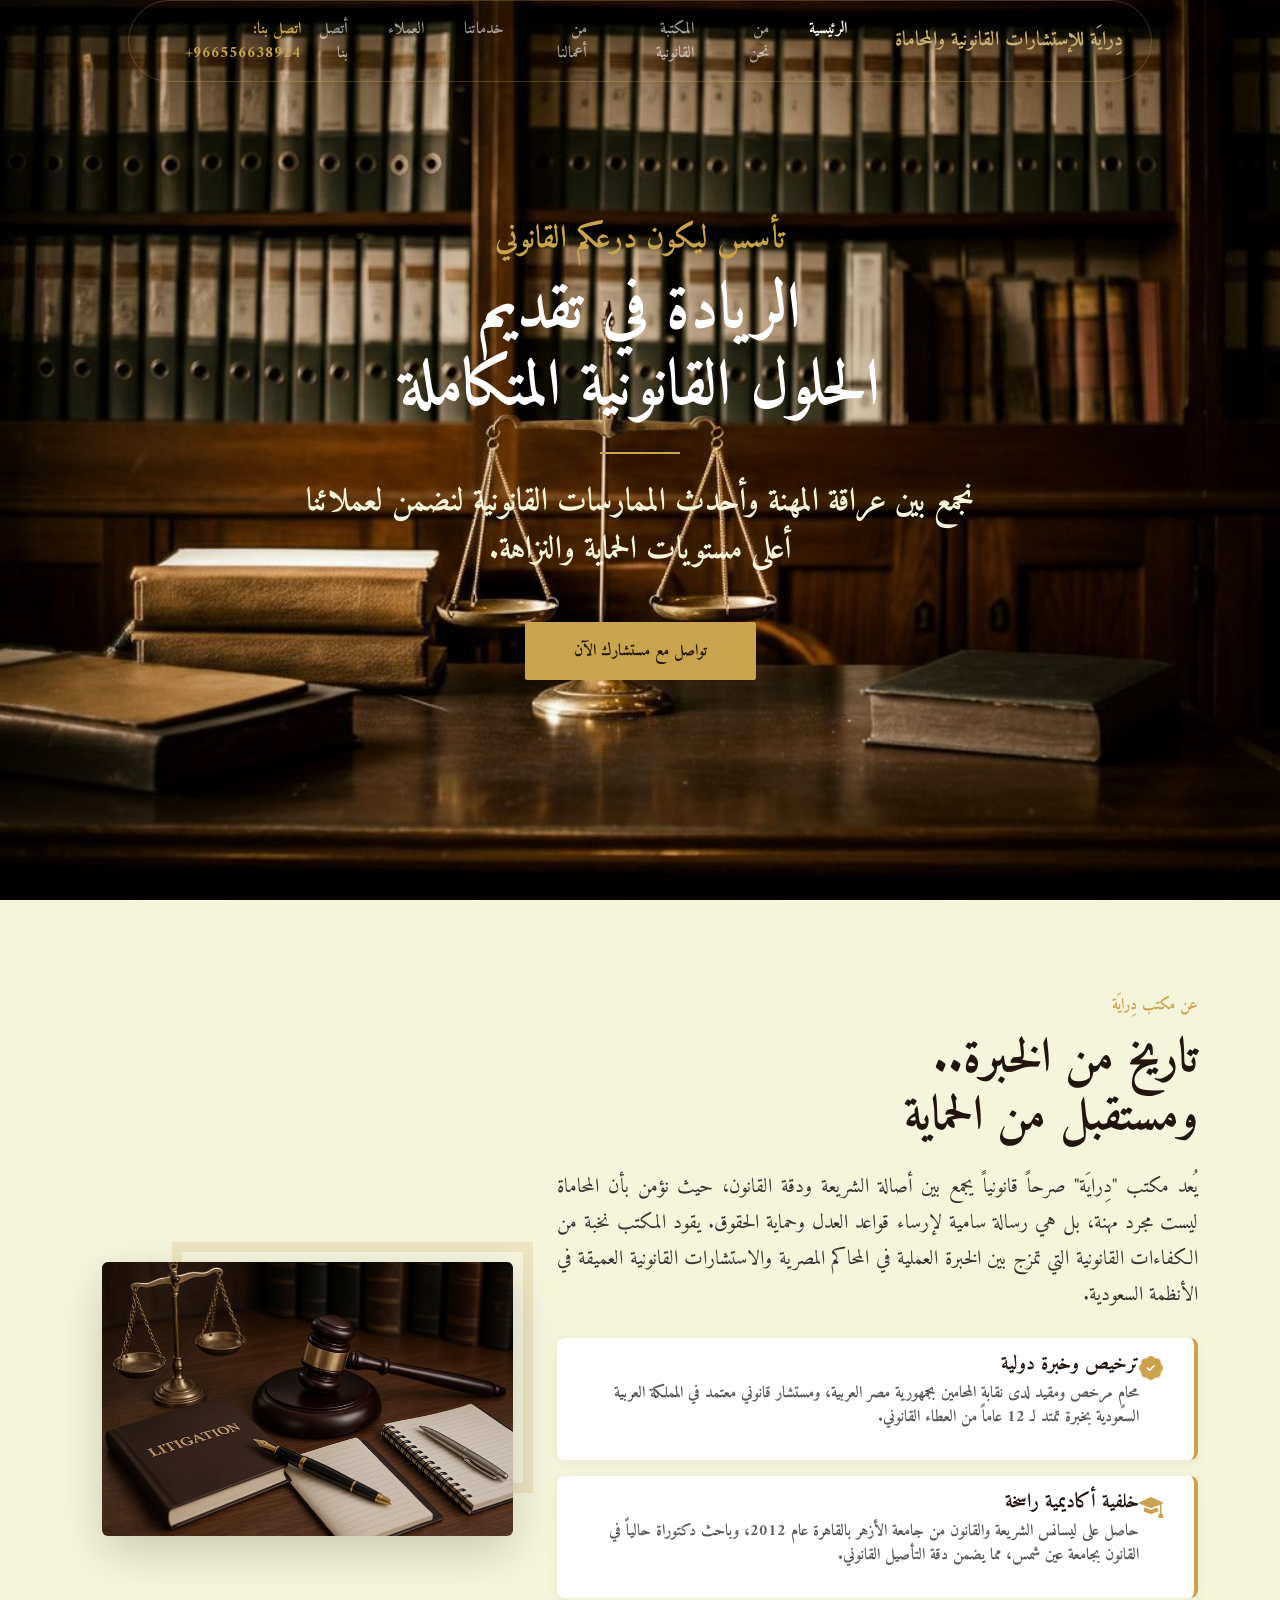
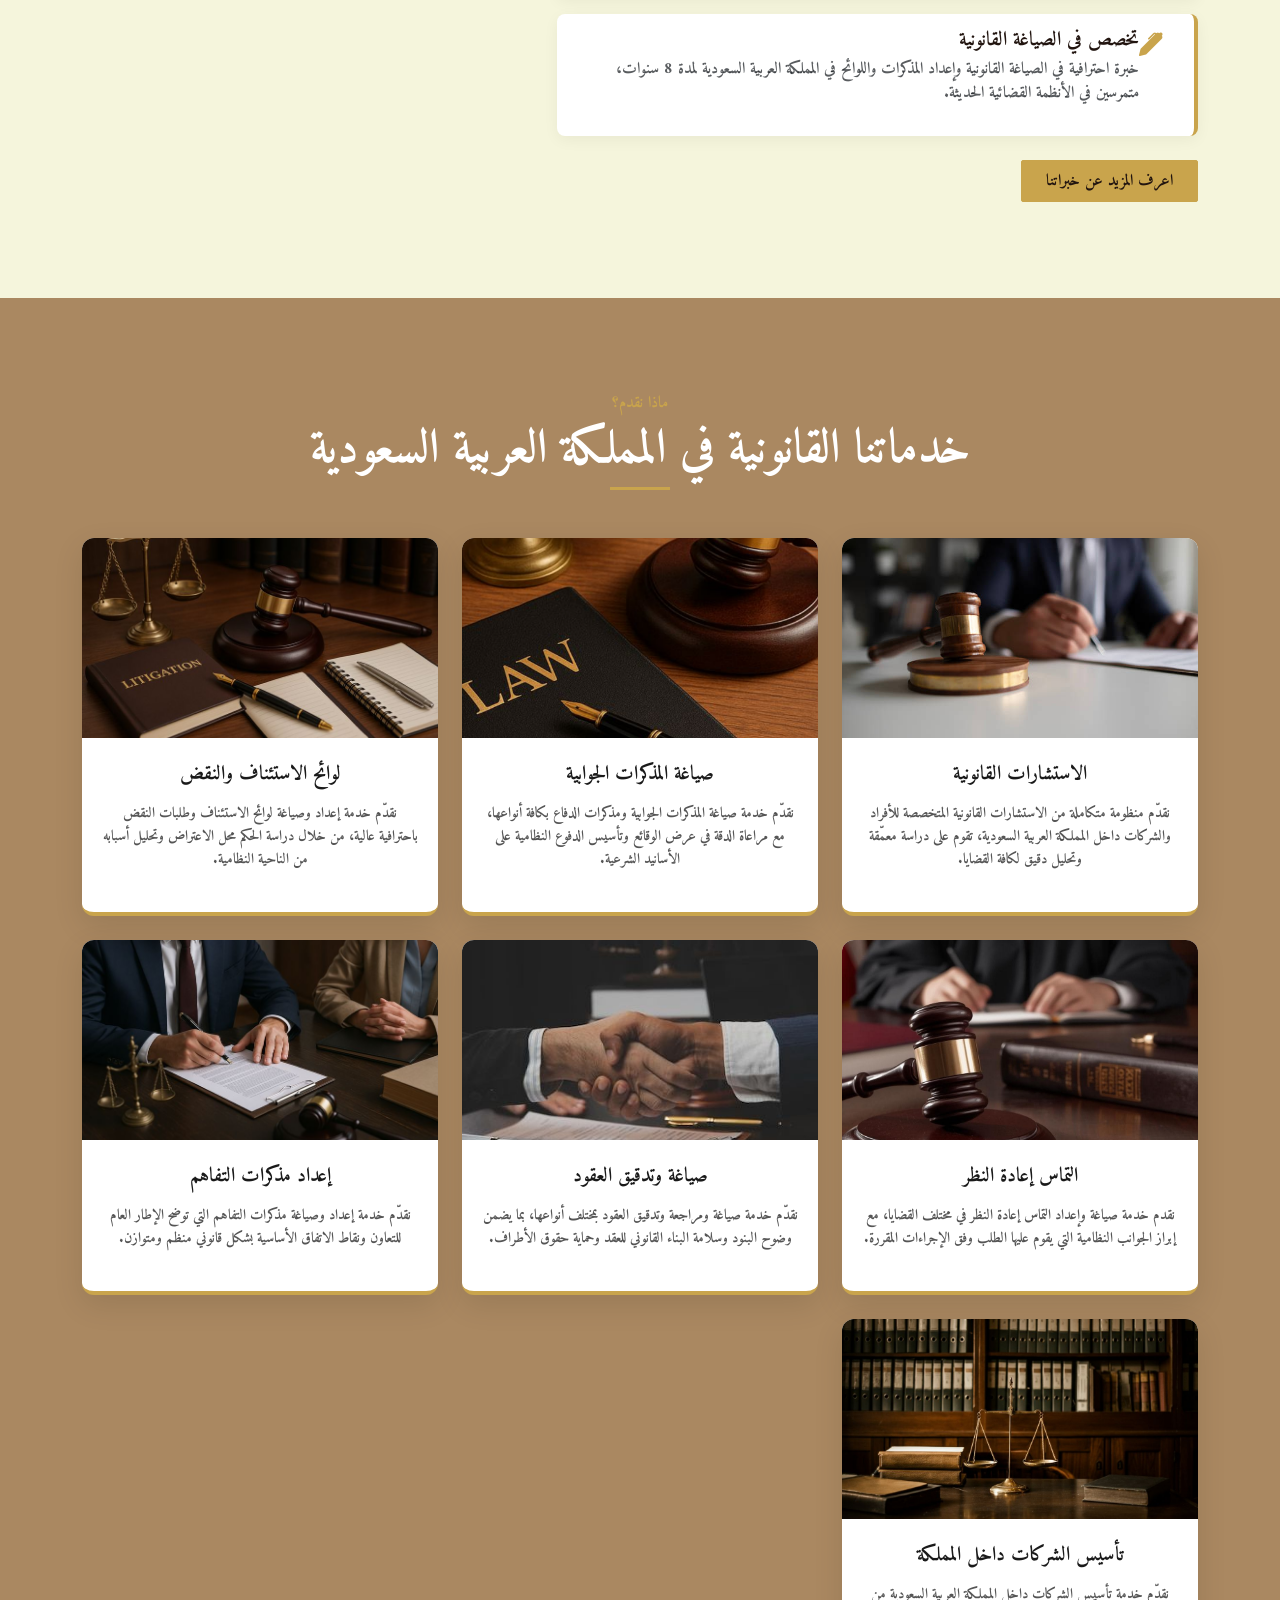
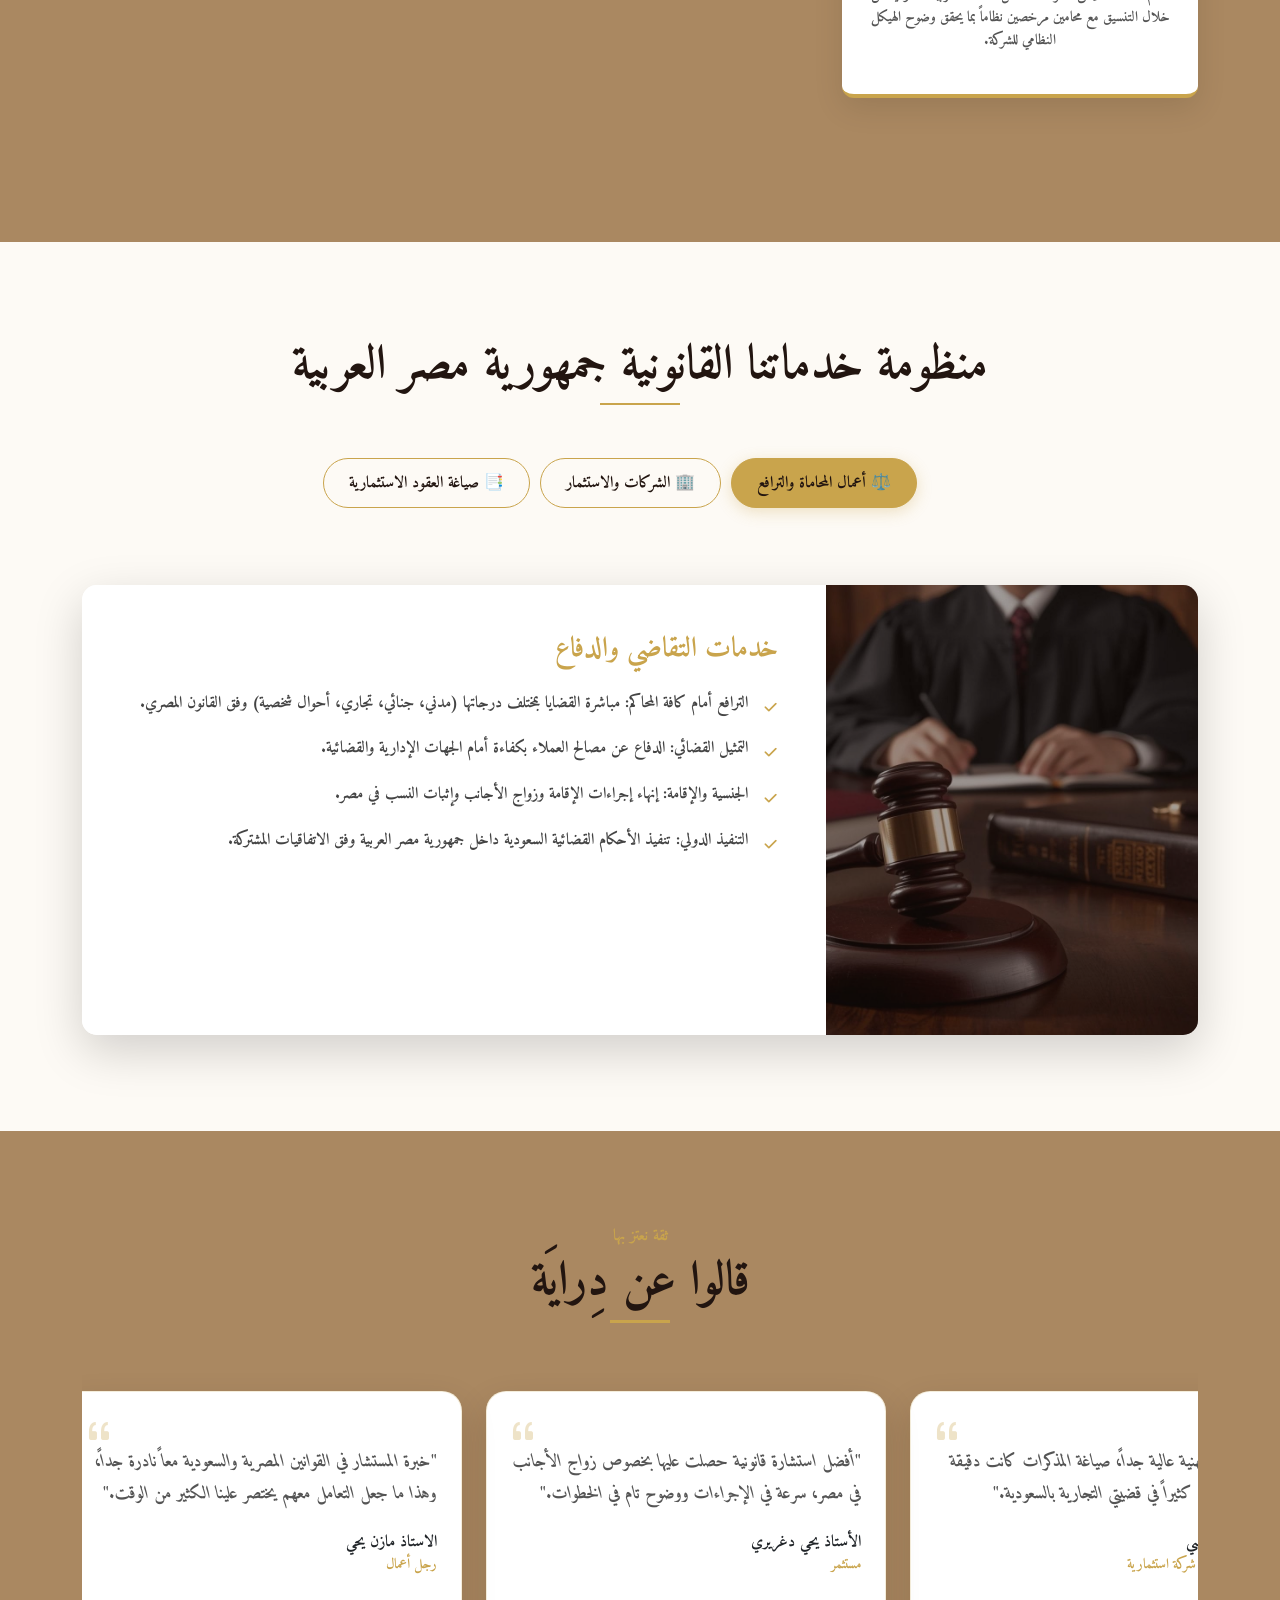
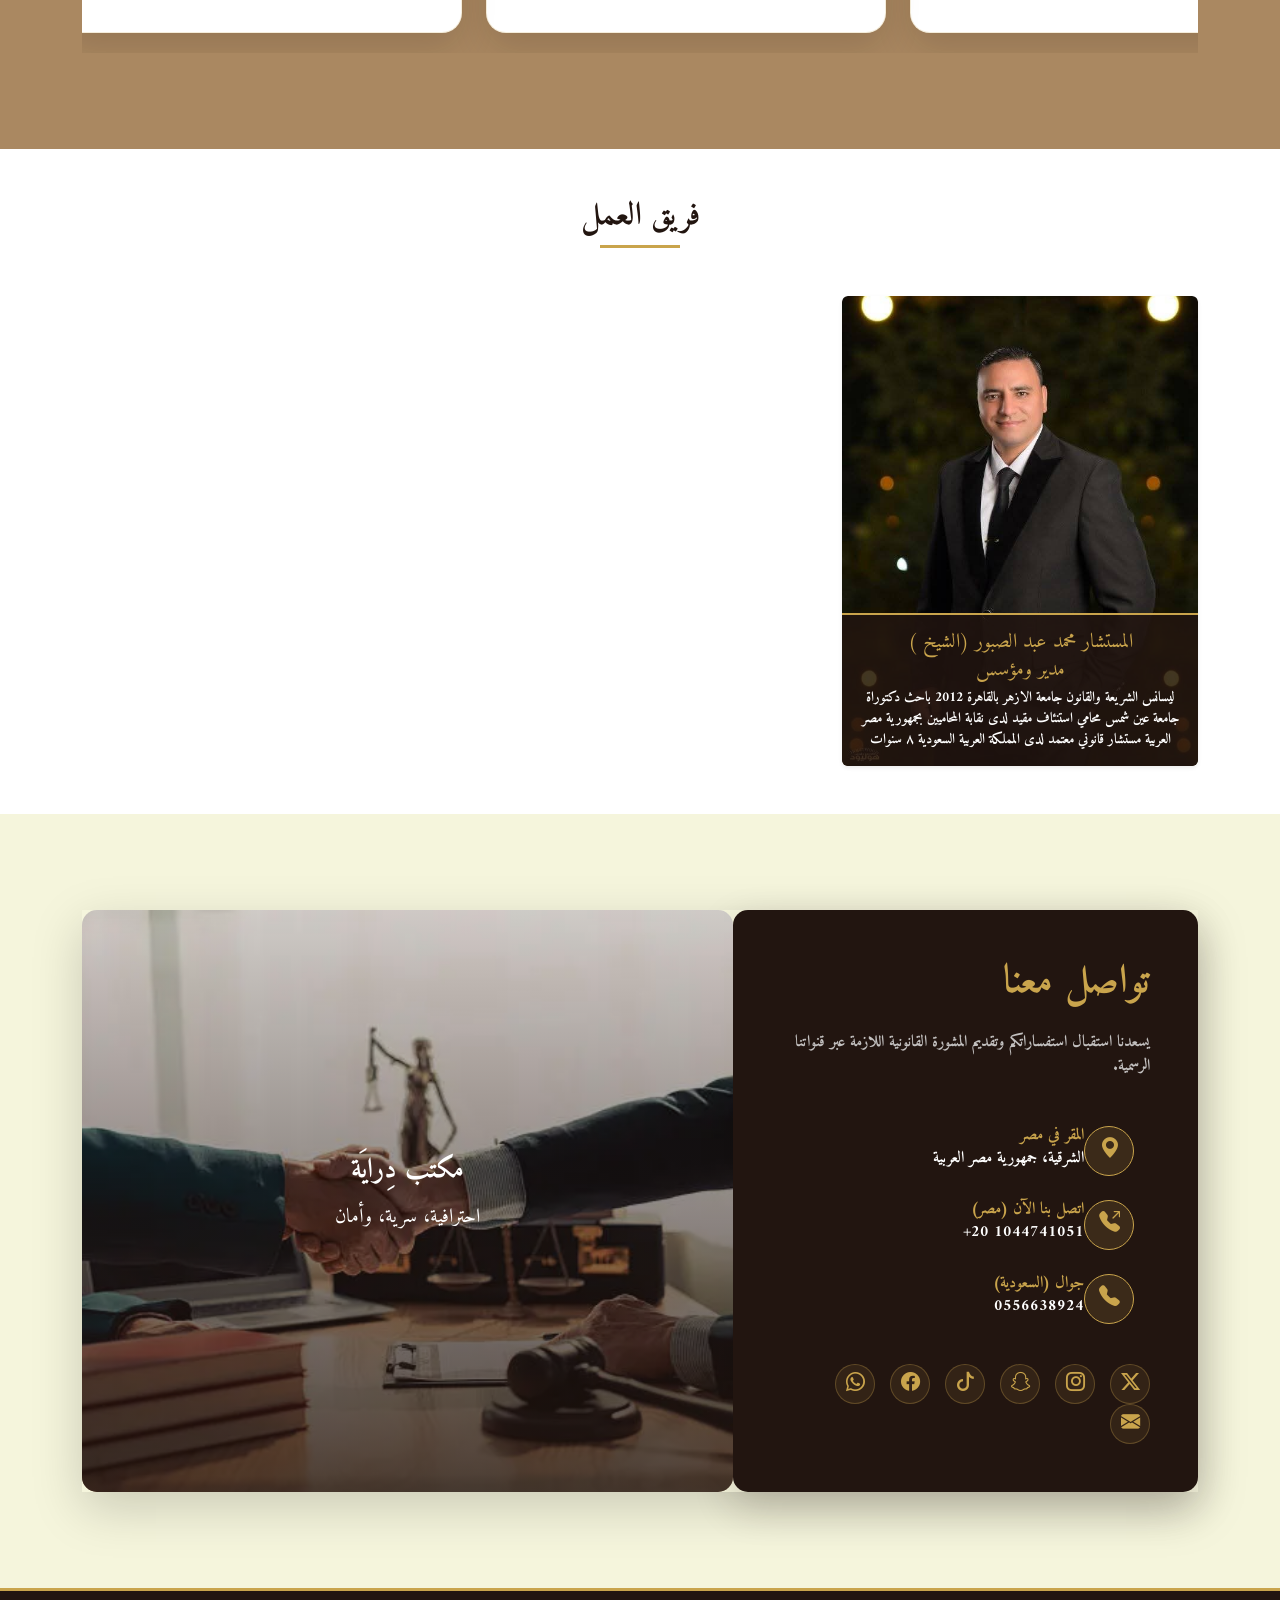
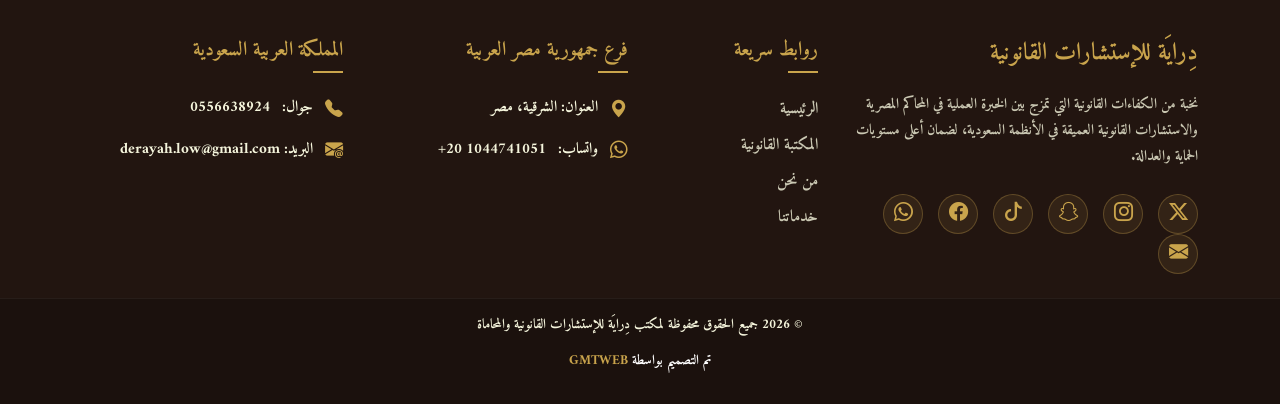
<file: index.html>
<!DOCTYPE html>
<html lang="en" dir="rtl">
<head>
    <meta charset="UTF-8">
    <meta name="viewport" content="width=device-width, initial-scale=1.0">
    <link href="https://fonts.googleapis.com/css2?family=Amiri:wght@400;700&display=swap" rel="stylesheet">
  <link rel="stylesheet" href="https://cdnjs.cloudflare.com/ajax/libs/font-awesome/6.5.1/css/all.min.css">
    <link href="https://cdn.jsdelivr.net/npm/bootstrap@5.3.3/dist/css/bootstrap.min.css" rel="stylesheet" integrity="sha384-QWTKZyjpPEjISv5WaRU9OFeRpok6YctnYmDr5pNlyT2bRjXh0JMhjY6hW+ALEwIH" crossorigin="anonymous">
   <link rel="stylesheet" href="https://cdn.jsdelivr.net/npm/bootstrap-icons@1.11.3/font/bootstrap-icons.min.css">
   
   <link rel="stylesheet" href="./Style/style.css">
    <title>دراية للإستشارات القانونية والمحاماة</title>
</head>
<body>
<section id="hero" class="hero-section">
<div class="hero-bg" ></div>
    
    <div class="hero-overlay"></div>

  <nav class="navbar navbar-expand-lg navbar-dark custom-nav  shadow-sm">
    <div class="container"> 
        <a class="navbar-brand fw-bold" style="color: #cab175;" >دِرايَة للإستشارات القانونية والمحاماة</a>
        
        <button class="navbar-toggler custom-toggler" type="button" data-bs-toggle="collapse" data-bs-target="#navbarNav" aria-controls="navbarNav" aria-expanded="false" aria-label="Toggle navigation">
            <span class="navbar-toggler-icon"></span>
        </button>

        <div class="collapse navbar-collapse" id="navbarNav">
            <ul class="navbar-nav mx-auto gap-4">
        <li class="nav-item"><a class="nav-link nav-link-custom active" href="#hero">الرئيسية</a></li>
            <li class="nav-item"><a class="nav-link nav-link-custom" href="#about-us">من نحن</a></li>
                                <li class="nav-item"><a class="nav-link nav-link-custom" href="/library/library.html">المكتبة القانونية</a></li>
                <li class="nav-item"><a class="nav-link nav-link-custom" href="./aamal/aamal.html">من أعمالنا</a></li>

            <li class="nav-item"><a class="nav-link nav-link-custom" href="#services">خدماتنا</a></li>
                <li class="nav-item"><a class="nav-link nav-link-custom" href="#clients">العملاء</a></li>
                <li class="nav-item"><a class="nav-link nav-link-custom" href="#contact">أتصل بنا </a></li>
            </ul>
            <div class="contact-info d-none d-lg-block">
                <span style="color: #C9A44C;" class="fw-bold">اتصل بنا: 966556638924+ </span>
            </div>
        </div>
    </div>
</nav>

    <div class="container hero-content text-center">
        <div class="reveal-wrapper">
            <h6 style="color: #C9A44C;" class="text-uppercase ls-2 mb-3 reveal-item fw-bold fs-2">تأسس ليكون درعكم القانوني</h6>
            <h1 class="display-3 fw-bold text-white mb-4 reveal-item">الريادة في تقديم <br> الحلول القانونية المتكاملة</h1>
            <div class="divider mx-auto mb-4 reveal-item" style="background-color: #C9A44C; width: 80px; height: 2px;"></div>
            <p class="lead hero-p mb-5 reveal-item mx-auto fw-bold fs-2" style="max-width: 700px; opacity: 0.9;">
                نجمع بين عراقة المهنة وأحدث الممارسات القانونية لنضمن لعملائنا أعلى مستويات الحماية والنزاهة.
            </p>
            <div class="reveal-item">
                <a href="tel:0556638924" class="btn-classic-gold px-5 py-3 text-decoration-none">تواصل مع مستشارك الآن</a>
            </div>
        </div>
    </div>
</section>
<!-- Hero and nav end  -------------------------->
 <section class="about-section py-5" id="about-us">
    <div class="container py-5">
        <div class="row align-items-center">
            <div class="col-lg-7 mb-4 mb-lg-0 reveal-item">
                <h6 class="text-gold fw-bold mb-3">عن مكتب دِرايَة</h6>
                <h2 class="display-5 fw-bold mb-4" style="color: var(--navy);">تاريخ من الخبرة.. <br> ومستقبل من الحماية</h2>
                
                <p class="lead mb-4" style="color: #333; text-align: justify; line-height: 1.8;">
                    يُعد مكتب "دِرايَة" صرحاً قانونياً يجمع بين أصالة الشريعة ودقة القانون، حيث نؤمن بأن المحاماة ليست مجرد مهنة، بل هي رسالة سامية لإرساء قواعد العدل وحماية الحقوق. يقود المكتب نخبة من الكفاءات القانونية التي تمزج بين الخبرة العملية في المحاكم المصرية والاستشارات القانونية العميقة في الأنظمة السعودية.
                </p>

                <div class="about-features">
                    <div class="feature-item d-flex align-items-start mb-3">
                        <div class="feature-icon me-3">
                            <i class="bi bi-patch-check-fill text-gold fs-4"></i>
                        </div>
                        <div>
                            <h5 class="fw-bold mb-1" style="color: var(--navy);">ترخيص وخبرة دولية</h5>
                            <p class="text-muted">محامٍ مرخص ومقيد لدى نقابة المحامين بجمهورية مصر العربية، ومستشار قانوني معتمد في المملكة العربية السعودية بخبرة تمتد لـ 12 عاماً من العطاء القانوني.</p>
                        </div>
                    </div>

                    <div class="feature-item d-flex align-items-start mb-3">
                        <div class="feature-icon me-3">
                            <i class="bi bi-mortarboard-fill text-gold fs-4"></i>
                        </div>
                        <div>
                            <h5 class="fw-bold mb-1" style="color: var(--navy);">خلفية أكاديمية راسخة</h5>
                            <p class="text-muted">حاصل على ليسانس الشريعة والقانون من جامعة الأزهر بالقاهرة عام 2012، وباحث دكتوراة حالياً في القانون بجامعة عين شمس، مما يضمن دقة التأصيل القانوني.</p>
                        </div>
                    </div>

                    <div class="feature-item d-flex align-items-start mb-3">
                        <div class="feature-icon me-3">
                            <i class="bi bi-pen-fill text-gold fs-4"></i>
                        </div>
                        <div>
                            <h5 class="fw-bold mb-1" style="color: var(--navy);">تخصص في الصياغة القانونية</h5>
                            <p class="text-muted">خبرة احترافية في الصياغة القانونية وإعداد المذكرات واللوائح في المملكة العربية السعودية لمدة 8 سنوات، متمرسين في الأنظمة القضائية الحديثة.</p>
                        </div>
                    </div>
                </div>

                <div class="mt-4">
                    <a href="https://wa.me/201044741051" class="btn btn-classic-gold px-4 py-2">اعرف المزيد عن خبراتنا</a>
                </div>
            </div>

            <div class="col-lg-5 reveal-item">
                <div class="about-image-wrapper">
                    <div class="image-border"></div>
                    <img src="./Style/Photos/8.jpg" alt="المستشار القانوني لمكتب دراية" class="img-fluid rounded shadow-lg">
                </div>
            </div>
        </div>
    </div>
</section>
<!-- About end --------------------------------------------- -->
<section class="services-section py-5" id="services">
    <div class="container py-5">
        <div class="text-center mb-5 reveal-item">
            <h6 class="text-gold fw-bold mb-2">ماذا نقدم؟</h6>
            <h2 class="display-5 fw-bold" style="color: white;">  خدماتنا القانونية في المملكة العربية السعودية</h2>
            <div class="divider mx-auto" style="background-color: var(--gold); width: 60px; height: 3px;"></div>
        </div>
        <div class="mb-5">

        <div class="row g-4">
            <div class="col-lg-4 col-md-6 reveal-item">
                <div class="service-card h-100">
                    <div class="service-cover">
                        <img src="./Style/Photos/6.jpg" alt="الاستشارات القانونية">
                    </div>
                    <div class="service-content">
                        <h4>الاستشارات القانونية</h4>
                        <p>نقدّم منظومة متكاملة من الاستشارات القانونية المتخصصة للأفراد والشركات داخل المملكة العربية السعودية، تقوم على دراسة معمّقة وتحليل دقيق لكافة القضايا.</p>
                    </div>
                </div>
            </div>

            <div class="col-lg-4 col-md-6 reveal-item">
                <div class="service-card h-100">
                    <div class="service-cover">
                        <img src="./Style/Photos/7.png" alt="صياغة المذكرات الجوابية">
                    </div>
                    <div class="service-content">
                        <h4>صياغة المذكرات الجوابية</h4>
                        <p>نقدّم خدمة صياغة المذكرات الجوابية ومذكرات الدفاع بكافة أنواعها، مع مراعاة الدقة في عرض الوقائع وتأسيس الدفوع النظامية على الأسانيد الشرعية.</p>
                    </div>
                </div>
            </div>

            <div class="col-lg-4 col-md-6 reveal-item">
                <div class="service-card h-100">
                    <div class="service-cover">
                        <img src="./Style/Photos/8.jpg" alt="لوائح الاستئناف والنقض">
                    </div>
                    <div class="service-content">
                        <h4>لوائح الاستئناف والنقض</h4>
                        <p>نقدّم خدمة إعداد وصياغة لوائح الاستئناف وطلبات النقض باحترافية عالية، من خلال دراسة الحكم محل الاعتراض وتحليل أسبابه من الناحية النظامية.</p>
                    </div>
                </div>
            </div>

            <div class="col-lg-4 col-md-6 reveal-item">
                <div class="service-card h-100">
                    <div class="service-cover">
                        <img src="./Style/Photos/9.jpg" alt="التماس إعادة النظر">
                    </div>
                    <div class="service-content">
                        <h4>التماس إعادة النظر</h4>
                        <p>نقدم خدمة صياغة وإعداد التماس إعادة النظر في مختلف القضايا، مع إبراز الجوانب النظامية التي يقوم عليها الطلب وفق الإجراءات المقررة.</p>
                    </div>
                </div>
            </div>

            <div class="col-lg-4 col-md-6 reveal-item">
                <div class="service-card h-100">
                    <div class="service-cover">
                        <img src="./Style/Photos/10.jpg" alt="صياغة وتدقيق العقود">
                    </div>
                    <div class="service-content">
                        <h4>صياغة وتدقيق العقود</h4>
                        <p>نقدّم خدمة صياغة ومراجعة وتدقيق العقود بمختلف أنواعها، بما يضمن وضوح البنود وسلامة البناء القانوني للعقد وحماية حقوق الأطراف.</p>
                    </div>
                </div>
            </div>

            <div class="col-lg-4 col-md-6 reveal-item">
                <div class="service-card h-100">
                    <div class="service-cover">
                        <img src="./Style/Photos/11.jpg" alt="إعداد مذكرات التفاهم">
                    </div>
                    <div class="service-content">
                        <h4>إعداد مذكرات التفاهم</h4>
                        <p>نقدّم خدمة إعداد وصياغة مذكرات التفاهم التي توضح الإطار العام للتعاون ونقاط الاتفاق الأساسية بشكل قانوني منظم ومتوازن.</p>
                    </div>
                </div>
            </div>

            <div class="col-lg-4 col-md-6 reveal-item">
                <div class="service-card h-100">
                    <div class="service-cover">
                        <img src="./Style/Photos/12.jpg" alt="تأسيس الشركات">
                    </div>
                    <div class="service-content">
                        <h4>تأسيس الشركات داخل المملكة</h4>
                        <p>نقدّم خدمة تأسيس الشركات داخل المملكة العربية السعودية من خلال التنسيق مع محامين مرخصين نظاماً بما يحقق وضوح الهيكل النظامي للشركة.</p>
                    </div>
                </div>
            </div>
        </div>
    </div>
</section>
<!-- Services End -------------------- -->
 <section class="services-advanced py-5" id="our-services">
    <div class="container py-5">
        <div class="text-center mb-5 reveal-item">
            <h2 class="display-5 fw-bold" style="color: var(--navy);"> منظومة خدماتنا القانونية جمهورية مصر العربية</h2>
            <div class="divider mx-auto" style="background-color: var(--gold); width: 80px; height: 2px;"></div>
        </div>

        <div class="services-wrapper">
            <ul class="nav nav-pills mb-5 justify-content-center custom-tabs" id="pills-tab" role="tablist">
                <li class="nav-item" role="presentation">
                    <button class="nav-link active" id="tab-1" data-bs-toggle="pill" data-bs-target="#content-1" type="button">⚖️ أعمال المحاماة والترافع</button>
                </li>
                <li class="nav-item" role="presentation">
                    <button class="nav-link" id="tab-2" data-bs-toggle="pill" data-bs-target="#content-2" type="button">🏢 الشركات والاستثمار</button>
                </li>
                <li class="nav-item" role="presentation">
                    <button class="nav-link" id="tab-3" data-bs-toggle="pill" data-bs-target="#content-3" type="button">📑 صياغة العقود الاستثمارية</button>
                </li>
            </ul>

            <div class="tab-content pt-4" id="pills-tabContent">
                
                <div class="tab-pane fade show active" id="content-1" role="tabpanel">
                    <div class="row g-0 list-container shadow-lg">
                        <div class="col-md-4 list-image " style="background-image: url('./Style/Photos/9.jpg');"></div>
                        <div class="col-md-8 p-5 bg-white">
                            <h3 class="mb-4 text-gold">خدمات التقاضي والدفاع</h3>
                            <ul class="legal-list">
                                <li><strong>الترافع أمام كافة المحاكم:</strong> مباشرة القضايا بمختلف درجاتها (مدني، جنائي، تجاري، أحوال شخصية) وفق القانون المصري.</li>
                                <li><strong>التمثيل القضائي:</strong> الدفاع عن مصالح العملاء بكفاءة أمام الجهات الإدارية والقضائية.</li>
                                <li><strong>الجنسية والإقامة:</strong> إنهاء إجراءات الإقامة وزواج الأجانب وإثبات النسب في مصر.</li>
                                <li><strong>التنفيذ الدولي:</strong> تنفيذ الأحكام القضائية السعودية داخل جمهورية مصر العربية وفق الاتفاقيات المشتركة.</li>
                            </ul>
                        </div>
                    </div>
                </div>

                <div class="tab-pane fade" id="content-2" role="tabpanel">
                    <div class="row g-0 list-container shadow-lg">
                        <div class="col-md-4 list-image " style="background-image: url('./Style/Photos/11.jpg');"></div>
                        <div class="col-md-8 p-5 bg-white">
                            <h3 class="mb-4 text-gold">تأسيس الشركات والاستثمار</h3>
                            <ul class="legal-list">
                                <li><strong>تأسيس الشركات:</strong> إنهاء كافة الإجراءات القانونية والإدارية لتأسيس الشركات بمختلف أنواعها داخل مصر.</li>
                                <li><strong>استشارات المستثمرين:</strong> دعم قانوني متخصص للمستثمرين العرب والأجانب لضمان الامتثال للوائح الاستثمار.</li>
                                <li><strong>الهياكل القانونية:</strong> دراسة وإعداد الهيكل القانوني الأمثل للنشاط الاستثماري بما يحقق أقصى حماية للنشاط.</li>
                            </ul>
                        </div>
                    </div>
                </div>

                <div class="tab-pane fade" id="content-3" role="tabpanel">
                    <div class="row g-0 list-container shadow-lg">
                        <div class="col-md-4 list-image " style="background-image: url('/Style/Photos/10.jpg');"></div>
                        <div class="col-md-8 p-5 bg-white">
                            <h3 class="mb-4 text-gold">صياغة العقود للمستثمرين</h3>
                            <ul class="legal-list">
                                <li><strong>العقود التجارية:</strong> صياغة محكمة تضمن وضوح البنود وتحديد الالتزامات بدقة لمنع النزاعات المستقبلية.</li>
                                <li><strong>عقود المستثمرين العرب:</strong> صياغة مخصصة تراعي التوافق بين الأنظمة والقوانين ذات الصلة.</li>
                                <li><strong>التدقيق القانوني:</strong> مراجعة شاملة للعقود القائمة لتعزيز التوازن التعاقدي وحماية الحقوق.</li>
                            </ul>
                        </div>
                    </div>
                </div>

            </div>
        </div>
    </div>
</section>
<!-- Services Two End ---------------- -->
 <section class="testimonials-section py-5" id="clients">
    <div class="container py-5">
        <div class="text-center mb-5 reveal-item">
            <h6 class="text-gold fw-bold mb-2">ثقة نعتز بها</h6>
            <h2 class="display-5 fw-bold text-navy">قالوا عن دِرايَة</h2>
            <div class="divider mx-auto" style="background-color: var(--gold); width: 60px; height: 3px;"></div>
        </div>

        <div class="testimonial-wrapper position-relative overflow-hidden">
            <div class="testimonial-track d-flex gap-4">
                <div class="testi-card p-4">
                    <div class="quote-icon"><i class="bi bi-quote"></i></div>
                    <p class="testi-text">"مكتب يتمتع بمهنية عالية جداً، صياغة المذكرات كانت دقيقة للغاية وساعدتني كثيراً في قضيتي التجارية بالسعودية."</p>
                    <div class="client-info mt-4">
                        <h6 class="fw-bold mb-0"> الدكتور ياسر موسي</h6>
                        <small class="text-gold">رئيس مجلس إدارة شركة استثمارية</small>
                    </div>
                </div>

                <div class="testi-card p-4">
                    <div class="quote-icon"><i class="bi bi-quote"></i></div>
                    <p class="testi-text">"أفضل استشارة قانونية حصلت عليها بخصوص زواج الأجانب في مصر، سرعة في الإجراءات ووضوح تام في الخطوات."</p>
                    <div class="client-info mt-4">
                        <h6 class="fw-bold mb-0">الأستاذ يحي دغريري </h6>
                        <small class="text-gold">مستثمر </small>
                    </div>
                </div>

                <div class="testi-card p-4">
                    <div class="quote-icon"><i class="bi bi-quote"></i></div>
                    <p class="testi-text">"خبرة المستشار في القوانين المصرية والسعودية معاً نادرة جداً، وهذا ما جعل التعامل معهم يختصر علينا الكثير من الوقت."</p>
                    <div class="client-info mt-4">
                        <h6 class="fw-bold mb-0">الاستاذ مازن يحي </h6>
                        <small class="text-gold">رجل أعمال</small>
                    </div>
                </div>
                    <div class="testi-card p-4">
                    <div class="quote-icon"><i class="bi bi-quote"></i></div>
                    <p class="testi-text">"خبرة المستشار في القوانين المصرية والسعودية معاً نادرة جداً، وهذا ما جعل التعامل معهم يختصر علينا الكثير من الوقت."</p>
                    <div class="client-info mt-4">
                        <h6 class="fw-bold mb-0">الاستاذ مازن يحي </h6>
                        <small class="text-gold">رجل أعمال</small>
                    </div>
                </div>
                <div class="testi-card p-4">
    <div class="quote-icon"><i class="bi bi-quote"></i></div>
    <p class="testi-text">"دقة متناهية في صياغة العقود التجارية واحترافية عالية في التعامل، أنصح بشدة بكل من يبحث عن الأمان القانوني لأعماله."</p>
    <div class="client-info mt-4">
        <h6 class="fw-bold mb-0">الأستاذ حمود إبراهيم</h6>
        <small class="text-gold">رئيس تنفيذي</small>
    </div>
</div>

<div class="testi-card p-4">
    <div class="quote-icon"><i class="bi bi-quote"></i></div>
    <p class="testi-text">"سرعة الاستجابة والتحليل القانوني العميق ساعدنا كثيراً في تجاوز عقبات قانونية معقدة في وقت قياسي."</p>
    <div class="client-info mt-4">
        <h6 class="fw-bold mb-0">الأستاذة خولة محزري</h6>
        <small class="text-gold">مديرة إدارية</small>
    </div>
</div>

<div class="testi-card p-4">
    <div class="quote-icon"><i class="bi bi-quote"></i></div>
    <p class="testi-text">"خدمة تأسيس الشركات كانت ميسرة جداً وواضحة، المستشار يمتلك رؤية نظامية ثاقبة تواكب التطورات الحديثة في المملكة."</p>
    <div class="client-info mt-4">
        <h6 class="fw-bold mb-0">الأستاذة آسيا الشهري</h6>
        <small class="text-gold">مستثمرة</small>
    </div>
</div>
            </div>
        </div>
    </div>
</section>
<!-- Contact Us ------------- -->
 <section class="team-section py-5" style="background-color: white;">
  <div class="container">
    <div class="text-center mb-5">
      <h2 style="color: var(--navy); font-weight: bold;">فريق العمل</h2>
      <div style="width: 80px; height: 3px; background-color: var(--gold); margin: 10px auto;"></div>
    </div>

    <div class="row g-4">
      <div class="col-12 col-md-6 col-lg-4">
        <div class="card border-0 text-white shadow-sm overflow-hidden team-card">
          <img src="./Style/Photos/manager.jpeg" class="card-img" alt="Member Name">
          <div class="card-img-overlay d-flex flex-column justify-content-end p-0">
            <div class="info-box p-3 text-center">
              <h3 class="h5 mb-1" style="color: var(--gold);">المستشار محمد عبد الصبور (الشيخ ) </h3>
                            <h4 class="h5 mb-1" style="color: var(--gold);">مدير ومؤسس</h4>

              <p class="small mb-0" style="color: #fff;">ليسانس الشريعة والقانون جامعة الازهر بالقاهرة 2012
باحث دكتوراة جامعة عين شمس 
محامي استنئاف مقيد لدى نقابة المحاميين بجمهورية مصر العربية
مستشار قانوني معتمد لدى المملكة العربية السعودية ٨ سنوات</p>
            </div>
          </div>
        </div>
      </div>

      </div>
  </div>
</section>
 <!-- Team Work Section  -->
<section class="contact-section py-5" id="contact">
    <div class="container py-5">
        <div class="row g-0 align-items-stretch shadow-lg contact-main-wrapper">
            
            <div class="col-lg-5">
                <div class="contact-info-box h-100">
                    <h2 class="display-6 fw-bold mb-4" style="color: var(--gold);">تواصل معنا</h2>
                    <p class="mb-5 text-light opacity-75">يسعدنا استقبال استفساراتكم وتقديم المشورة القانونية اللازمة عبر قنواتنا الرسمية.</p>
                    
                    <div class="contact-details">
                        <div class="contact-item d-flex mb-4">
                            <div class="icon-circle me-3"><i class="bi bi-geo-alt-fill"></i></div>
                            <div>
                                <h6 class="mb-0 text-gold">المقر في مصر</h6>
                                <p class="mb-0 text-white">الشرقية، جمهورية مصر العربية</p>
                            </div>
                        </div>

                        <div class="contact-item d-flex mb-4">
                            <div class="icon-circle me-3"><i class="bi bi-telephone-outbound-fill"></i></div>
                            <div>
                                <h6 class="mb-0 text-gold">اتصل بنا الآن (مصر)</h6>
                                <a href="tel:+201044741051" class="text-white text-decoration-none fw-bold" dir="ltr">+20 1044741051</a>
                            </div>
                        </div>

                        <div class="contact-item d-flex mb-4">
                            <div class="icon-circle me-3"><i class="bi bi-telephone-fill"></i></div>
                            <div>
                                <h6 class="mb-0 text-gold">جوال (السعودية)</h6>
                                <a href="tel:0556638924" class="text-white text-decoration-none fw-bold" dir="ltr">0556638924</a>
                            </div>
                        </div>
                    </div>

                            <div class="social-links mt-3">
    <a href="https://x.com/drayh_low?s=21&t=AYKZI0ojjPsKcs-Z5b6hvg" target="_blank" title="Twitter"><i class="bi bi-twitter-x"></i></a>
    
    <a href="https://www.instagram.com/dry92187?igsh=MXIyNGRhNGE4emtueA==" target="_blank" title="Instagram"><i class="bi bi-instagram"></i></a>
    
    <a href="https://www.snapchat.com/add/drh.law?share_id=mjkVgEXK1TU&locale=ar-EG" target="_blank" title="Snapchat"><i class="bi bi-snapchat"></i></a>
    
    <a href="https://www.tiktok.com/@user7598703270051?_r=1&_t=ZS-95RxLxf07jZ" target="_blank" title="TikTok"><i class="bi bi-tiktok"></i></a>
    
    <a href="https://www.facebook.com/share/1GkToW4QYs/" target="_blank" title="Facebook"><i class="bi bi-facebook"></i></a>
    
    <a href="https://wa.me/201044741051" target="_blank" title="WhatsApp"><i class="bi bi-whatsapp"></i></a>
    
    <a href="mailto:derayah.low@gmail.com" title="Email"><i class="bi bi-envelope-fill"></i></a>
</div>
                </div>
            </div>

            <div class="col-lg-7">
                <div class="contact-image-container h-100">
                    <div class="custom-contact-bg" style="background-image: url('./Style/Photos/4.webp');">
                        <div class="overlay-contact">
                             <div class="p-5 text-center text-white h-100 d-flex flex-column justify-content-center">
                                <h3 class="fw-bold mb-3">مكتب دِرايَة</h3>
                                <p class="lead">احترافية، سرية، وأمان</p>
                            </div>
                        </div>
                    </div>
                </div>
            </div>
        </div>
    </div>
</section>
<!-- Footer  -->
 <footer class="main-footer pt-5">
    <div class="container pb-4">
        <div class="row g-4">
            <div class="col-lg-4 col-md-6">
                <h4 class="footer-title mb-4">دِرايَة للإستشارات القانونية</h4>
                <p class="footer-desc">نخبة من الكفاءات القانونية التي تمزج بين الخبرة العملية في المحاكم المصرية والاستشارات القانونية العميقة في الأنظمة السعودية، لضمان أعلى مستويات الحماية والعدالة.</p>
        <div class="social-links mt-4">
    <a href="https://x.com/drayh_low?s=21&t=AYKZI0ojjPsKcs-Z5b6hvg" target="_blank" title="Twitter"><i class="bi bi-twitter-x"></i></a>
    
    <a href="https://www.instagram.com/dry92187?igsh=MXIyNGRhNGE4emtueA==" target="_blank" title="Instagram"><i class="bi bi-instagram"></i></a>
    
    <a href="https://www.snapchat.com/add/drh.law?share_id=mjkVgEXK1TU&locale=ar-EG" target="_blank" title="Snapchat"><i class="bi bi-snapchat"></i></a>
    
    <a href="https://www.tiktok.com/@user7598703270051?_r=1&_t=ZS-95RxLxf07jZ" target="_blank" title="TikTok"><i class="bi bi-tiktok"></i></a>
    
    <a href="https://www.facebook.com/share/1GkToW4QYs/" target="_blank" title="Facebook"><i class="bi bi-facebook"></i></a>
    
    <a href="https://wa.me/201044741051" target="_blank" title="WhatsApp"><i class="bi bi-whatsapp"></i></a>
    
    <a href="mailto:derayah.low@gmail.com" title="Email"><i class="bi bi-envelope-fill"></i></a>
</div>
            </div>

            <div class="col-lg-2 col-md-6">
                <h5 class="footer-sub-title mb-4">روابط سريعة</h5>
                <ul class="footer-links">
                    <li><a href="#hero">الرئيسية</a></li>
                     <li class="nav-item"><a class="nav-link nav-link-custom" href="/library/library.html">المكتبة القانونية</a></li>
                    <li><a href="#about-us">من نحن</a></li>
                    <li><a href="#services">خدماتنا</a></li>
                </ul>
            </div>

            <div class="col-lg-3 col-md-6">
                <h5 class="footer-sub-title mb-4">فرع جمهورية مصر العربية</h5>
                <ul class="contact-list">
                    <li><i class="bi bi-geo-alt-fill"></i> العنوان: الشرقية، مصر</li>
                    <li><i class="bi bi-whatsapp"></i> واتساب: <span dir="ltr">+20 1044741051</span></li>
                </ul>
            </div>

            <div class="col-lg-3 col-md-6">
                <h5 class="footer-sub-title mb-4">المملكة العربية السعودية</h5>
                <ul class="contact-list">
                    <li><i class="bi bi-telephone-fill"></i> جوال: <span dir="ltr">0556638924</span></li>
                    <li><i class="bi bi-envelope-at-fill"></i> البريد: derayah.low@gmail.com</li>
                </ul>
            </div>
        </div>
    </div>

    <div class="footer-bottom py-3 text-center">
        <div class="container">
            <p class="mb-0">&copy; 2026 جميع الحقوق محفوظة لمكتب دِرايَة للإستشارات القانونية والمحاماة</p>
<p class="mt-3" style="color: white;"> تم التصميم بواسطة  <a href="https://www.facebook.com/profile.php?id=100090592885243&locale=ar_AR" target="_blank"  style="color: var(--gold); text-decoration: none; font-weight: bold; transition: 0.3s;" >GMTWEB</a>
</p>
        </div>
    </div>
</footer>
<script src="https://cdn.jsdelivr.net/npm/bootstrap@5.3.3/dist/js/bootstrap.bundle.min.js" integrity="sha384-YvpcrYf0tY3lHB60NNkmXc5s9fDVZLESaAA55NDzOxhy9GkcIdslK1eN7N6jIeHz" crossorigin="anonymous"></script>
<script src="./main.js"></script>
</body>
</html>
</file>
<file: Style/style.css>
body {
    font-family: 'Amiri', serif;
    font-weight: 700;
    font-size: medium;
    background-color: #fdfaf5; /* لون خلفية عام هادئ */
}

h1, h2, h3, h4, h5, h6 {
    font-family: 'Amiri', serif;
    font-weight: 900;
}

:root {
    /* تم استبدال الكحلي بالبني الأبنوس الملكي */
    --navy: #221510; 
    --gold: #C9A44C;
    --wood-dark: #3D2B1F;
    --cafe: #EBDCCB;
}

.hero-section {
    position: relative;
    height: 100vh;
    overflow: hidden;
    display: flex;
    align-items: center;
}

.hero-bg {
    position: absolute;
    top: 0; 
    left: 0; 
    width: 100%; 
    height: 100%;
    background-size: cover;
    background-position: center;
    z-index: 1;
    background-image: url(./Photos/12.jpg);
}

.custom-nav {
    position: absolute;
    top: 10px;
    left: 50%;
    transform: translateX(-50%);
    z-index: 1000;
    background: rgba(255, 255, 255, 0.103);
    backdrop-filter: blur(10px);
    border: 1px solid rgba(201, 164, 76, 0.3);
    border-radius: 50px;
    width: 90%;
}
.navbar-scrolled {
    background-color: rgba(0, 0, 0, 0.9) !important; /* لون غامق ليظهر النص */
    backdrop-filter: blur(10px); /* تأثير ضبابي اختياري */
    padding: 10px 0; /* تصغير حجم النافبار قليلاً عند السكرول */
}

.hero-content {
    position: relative;
    z-index: 10;
    color: #F5F5DC !important;
}

.hero-p {
    color: #F5F5DC !important;
}

.btn-classic-gold {
    background-color: var(--gold);
    color: var(--navy);
    font-weight: bold;
    border-radius: 2px;
    transition: 0.4s ease;
    display: inline-block;
    border: 1px solid var(--gold);
}

.btn-classic-gold:hover {
    background-color: #000; /* أسود صريح للفخامة */
    color: var(--gold);
}

.reveal-item {
    opacity: 0;
    transform: translateY(20px);
}

/* --- Responsive Styles --- */

@media (max-width: 991px) {
    .custom-nav {
        top: 15px;
        padding: 5px 0;
    }
    
    .display-3 {
        font-size: 2.5rem;
    }
}

@media (max-width: 767px) {
    .hero-section {
        text-align: center;
    }

    .display-3 {
        font-size: 2rem;
        line-height: 1.3;
    }

    .lead {
        font-size: 1rem;
        padding: 0 15px;
    }

    .btn-classic-gold {
        width: 100%;
        margin-bottom: 10px;
        padding: 12px 0;
    }

    .navbar-brand {
        font-size: 1.2rem;
    }

    .custom-nav .navbar-collapse {
        background: var(--navy); /* استبدال الكحلي بالبني الداكن هنا أيضاً */
        margin-top: 10px !important;
        padding: 10px !important;
        border-radius: 8px;
        border: 1px solid var(--gold);
    }
}

@media (max-height: 600px) {
    .hero-section {
        height: auto;
        padding: 120px 0 60px 0;
    }
}

/* Hero STYLE AND NAV END -------------------------- */

.about-section {
    background-color: #F5F5DC; 
    position: relative;
}

.text-gold {
    color: var(--gold) !important;
}

.feature-item {
    padding: 15px;
    background: #ffffff;
    border-radius: 8px;
    box-shadow: 0 4px 15px rgba(0,0,0,0.05);
    transition: 0.3s;
    border-right: 4px solid var(--gold); 
}

.feature-item:hover {
    transform: translateX(-10px);
    box-shadow: 0 6px 20px rgba(0,0,0,0.1);
    background-color: var(--gold) !important; /* لون ذهبي كامل عند الهوفر */
    color: white !important;
}

.about-image-wrapper {
    position: relative;
    padding: 20px;
}

.about-image-wrapper img {
    position: relative;
    z-index: 2;
    filter: grayscale(20%); 
    transition: 0.5s;
}

.about-image-wrapper img:hover {
    filter: grayscale(0%);
}

.image-border {
    position: absolute;
    top: 0;
    right: 0;
    width: 80%;
    height: 80%;
    border: 10px solid var(--gold);
    z-index: 1;
    opacity: 0.2;
}

@media (max-width: 991px) {
    .feature-item:hover {
        transform: translateY(-5px);
    }
    .about-image-wrapper {
        margin-top: 50px;
    }
}

/* About end ****************************************/
.services-section {
    background-color: #aa8861;
}

.service-card {
    background: #ffffff;
    border-radius: 12px; /* زوايا أنعم */
    border-bottom: 4px solid var(--gold); 
    transition: all 0.4s cubic-bezier(0.165, 0.84, 0.44, 1);
    box-shadow: 0 10px 30px rgba(0, 0, 0, 0.1);
    display: flex;
    flex-direction: column;
    overflow: hidden; /* عشان الصورة متطلعش برا الزوايا */
    text-align: center;
}

/* حاوية الكوفر */
.service-cover {
    width: 100%;
    height: 200px; /* ارتفاع الكوفر */
    overflow: hidden;
    position: relative;
}

.service-cover img {
    width: 100%;
    height: 100%;
    object-fit: cover; /* تجعل الصورة تمتد كغلاف بدون تمطيط */
    transition: transform 0.5s ease;
}

/* محتوى النص تحت الكوفر */
.service-content {
    padding: 25px 20px;
}

.service-card:hover {
    transform: translateY(-12px);
    background: #4E342E; 
}

.service-card:hover .service-cover img {
    transform: scale(1.1); /* زووم بسيط للصورة عند الهوفر */
}

.service-card h4 {
    color: #1a1a1a;
    margin-bottom: 15px;
    font-weight: 800;
    font-size: 1.25rem;
    transition: 0.4s;
}

.service-card p {
    color: #555;
    font-size: 0.9rem;
    line-height: 1.6;
    transition: 0.4s;
}

.service-card:hover h4, 
.service-card:hover p {
    color: #ffffff !important;
}


/* Services End ************************************ */

.custom-tabs .nav-link {
    color: var(--navy);
    background: transparent;
    border: 1px solid var(--gold);
    margin: 5px;
    padding: 12px 25px;
    border-radius: 30px;
    font-weight: bold;
    transition: 0.3s;
}

.custom-tabs .nav-link.active {
    background: var(--gold) !important;
    color: var(--navy) !important;
    box-shadow: 0 4px 15px rgba(201, 164, 76, 0.3);
}

.list-container {
    border-radius: 15px;
    overflow: hidden;
    background: #fff;
    min-height: 450px;
}

.list-image {
    background-size: cover;
    background-position: center;
    position: relative;
}

.list-image::after {
    content: '';
    position: absolute;
    width: 100%; height: 100%;
    background: rgba(34, 21, 16, 0.4); /* تظليل بني خفيف على الصورة */
}

.legal-list {
    list-style: none;
    padding: 0;
}

.legal-list li {
    position: relative;
    padding-right: 30px;
    margin-bottom: 20px;
    color: #444;
    line-height: 1.6;
}

.legal-list li::before {
    content: '\F272'; 
    font-family: 'bootstrap-icons';
    position: absolute;
    right: 0;
    top: 5px;
    color: var(--gold);
    font-weight: bold;
}
@media (max-width: 767.98px) {
    .list-image {
        height: 250px; /* تحديد ارتفاع للصورة لأنها لا تظهر تلقائياً على الموبايل */
        display: block !important;
    }
    
    .list-container {
        min-height: auto; /* لضمان عدم وجود فراغات زائدة */
    }
}

/* /////////////////////////////////// */

.testimonials-section {
    background-color: #aa8861; 
    overflow: hidden;
}

.testimonial-track {
    width: max-content;
    padding: 20px 0;
}

.testi-card {
    width: 400px;
    background: #ffffff;
    border-radius: 20px;
    box-shadow: 0 15px 35px rgba(34, 21, 16, 0.15); 
    border: 1px solid rgba(201, 164, 76, 0.2);
    transition: all 0.5s cubic-bezier(0.175, 0.885, 0.32, 1.275);
    position: relative;
}

.testi-card:hover {
    transform: scale(1.05);
    border-color: var(--gold);
    background: var(--navy); /* سيتحول للبني الأبنوس عند الهوفر */
}

.testi-card:hover .testi-text, 
.testi-card:hover .client-info h6 {
    color: #ffffff !important;
}

.quote-icon {
    font-size: 2rem;
    color: var(--gold);
    opacity: 0.3;
    position: absolute;
    top: 20px;
    left: 20px;
}

.testi-text {
    font-size: 1.1rem;
    line-height: 1.8;
    color: #555;
    margin-top: 30px;
    font-style: italic;
}

/* لون كلاس للنصوص البنية الداكنة */
.text-navy { 
    color: var(--navy); 
}
/* Contact ************************* */

.contact-section {
    background-color: #F5F5DC;
    padding-top: 80px;
    padding-bottom: 80px;
}

.contact-info-box {
    background-color: var(--navy);
    border-radius: 15px;
    box-shadow: 0 15px 40px rgba(34, 21, 16, 0.2);
    display: flex;
    flex-direction: column;
    justify-content: center;
    min-height: 100%;
    padding: 3rem;
    transition: all 0.3s ease;
}

.icon-circle {
    width: 50px;
    height: 50px;
    background: rgba(201, 164, 76, 0.15);
    border-radius: 50%;
    display: flex;
    align-items: center;
    justify-content: center;
    color: var(--gold);
    font-size: 1.3rem;
    border: 1px solid var(--gold);
    flex-shrink: 0;
}

.text-gold {
    color: var(--gold) !important;
    font-weight: bold;
}

.contact-image-container {
    border-radius: 15px;
    overflow: hidden;
    min-height: 400px;
    height: 100%;
}

.custom-contact-bg {
    width: 100%;
    height: 100%;
    background-size: cover;
    background-position: center;
    position: relative;
    transition: transform 0.5s ease;
}

.custom-contact-bg:hover {
    transform: scale(1.03);
}

.overlay-contact {
    position: absolute;
    top: 0; left: 0;
    width: 100%; height: 100%;
    background: linear-gradient(to top, rgba(34, 21, 16, 0.8), rgba(34, 21, 16, 0.2));
}

.social-links-contact a {
    color: var(--gold);
    font-size: 1.8rem;
    transition: 0.3s;
}

.social-links-contact a:hover {
    color: #F5F5DC;
    transform: translateY(-5px);
}

/* --- Responsive Adjustments --- */
@media (max-width: 991px) {
    .contact-section {
        padding-top: 40px;
        padding-bottom: 40px;
    }
    .contact-info-box {
        padding: 2.5rem;
        border-radius: 15px 15px 0 0;
    }
    .contact-image-container {
        height: 350px;
        min-height: 300px;
        border-radius: 0 0 15px 15px;
    }
}

@media (max-width: 767px) {
    .contact-info-box {
        padding: 1.5rem;
        text-align: center;
    }
    .contact-info-box h2 {
        font-size: 1.8rem;
    }
    .contact-item {
        flex-direction: column;
        gap: 10px;
    }
    .icon-circle {
        margin: 0 auto !important;
    }
    .social-links-contact {
        justify-content: center;
        display: flex;
        gap: 20px;
    }
}

@media (max-width: 576px) {
    .icon-circle {
        width: 40px;
        height: 40px;
        font-size: 1rem;
    }
    .contact-image-container {
        height: 250px;
    }
}

@media (pointer: coarse) {
    .contact-item a {
        padding: 10px 0;
        display: block;
    }
}


/* Footer -************************ */
.main-footer {
    background-color: var(--navy); /* البني الأبنوسي المحفوظ */
    color: #F5F5DC;
    border-top: 3px solid var(--gold);
}

.footer-title {
    color: var(--gold);
    font-weight: 900;
}

.footer-sub-title {
    color: var(--gold);
    font-weight: 700;
    position: relative;
    padding-bottom: 10px;
}

.footer-sub-title::after {
    content: '';
    position: absolute;
    right: 0;
    bottom: 0;
    width: 30px;
    height: 2px;
    background-color: var(--gold);
}

.footer-desc {
    font-size: 0.9rem;
    line-height: 1.8;
    opacity: 0.8;
}

/* روابط السوشيال ميديا */
.social-links a {
    display: inline-flex;
    align-items: center;
    justify-content: center;
    width: 40px;
    height: 40px;
    background: rgba(201, 164, 76, 0.1);
    color: var(--gold);
    border-radius: 50%;
    margin-left: 10px;
    font-size: 1.2rem;
    transition: 0.3s ease;
    border: 1px solid rgba(201, 164, 76, 0.3);
}

.social-links a:hover {
    background: var(--gold);
    color: var(--navy);
    transform: translateY(-5px);
}

/* القوائم والروابط */
.footer-links, .contact-list {
    list-style: none;
    padding: 0;
}

.footer-links li {
    margin-bottom: 12px;
}

.footer-links a {
    color: #F5F5DC;
    text-decoration: none;
    transition: 0.3s;
    opacity: 0.8;
}

.footer-links a:hover {
    color: var(--gold);
    padding-right: 10px;
    opacity: 1;
}

.contact-list li {
    margin-bottom: 15px;
    display: flex;
    align-items: flex-start;
    gap: 12px;
    font-size: 0.95rem;
}

.contact-list i {
    color: var(--gold);
    font-size: 1.1rem;
}

.footer-bottom {
    background-color: rgba(0, 0, 0, 0.2);
    font-size: 0.85rem;
    border-top: 1px solid rgba(255, 255, 255, 0.05);
}
/* Team Work Section  */

.team-card {
    transition: transform 0.3s ease;
    height: 470px; /* تحكم في طول الكارد */
}

.team-card:hover {
    transform: translateY(-10px);
}

.team-card img {
    height: 100%;
    object-fit: cover;
}

.info-box {
    background: rgba(34, 21, 16, 0.85); 
    border-top: 2px solid var(--gold);
}

.team-card:hover .info-box {
    background: rgba(61, 43, 31, 0.95); /* لون الـ Wood Dark عند الهوفر */
}
</file>
